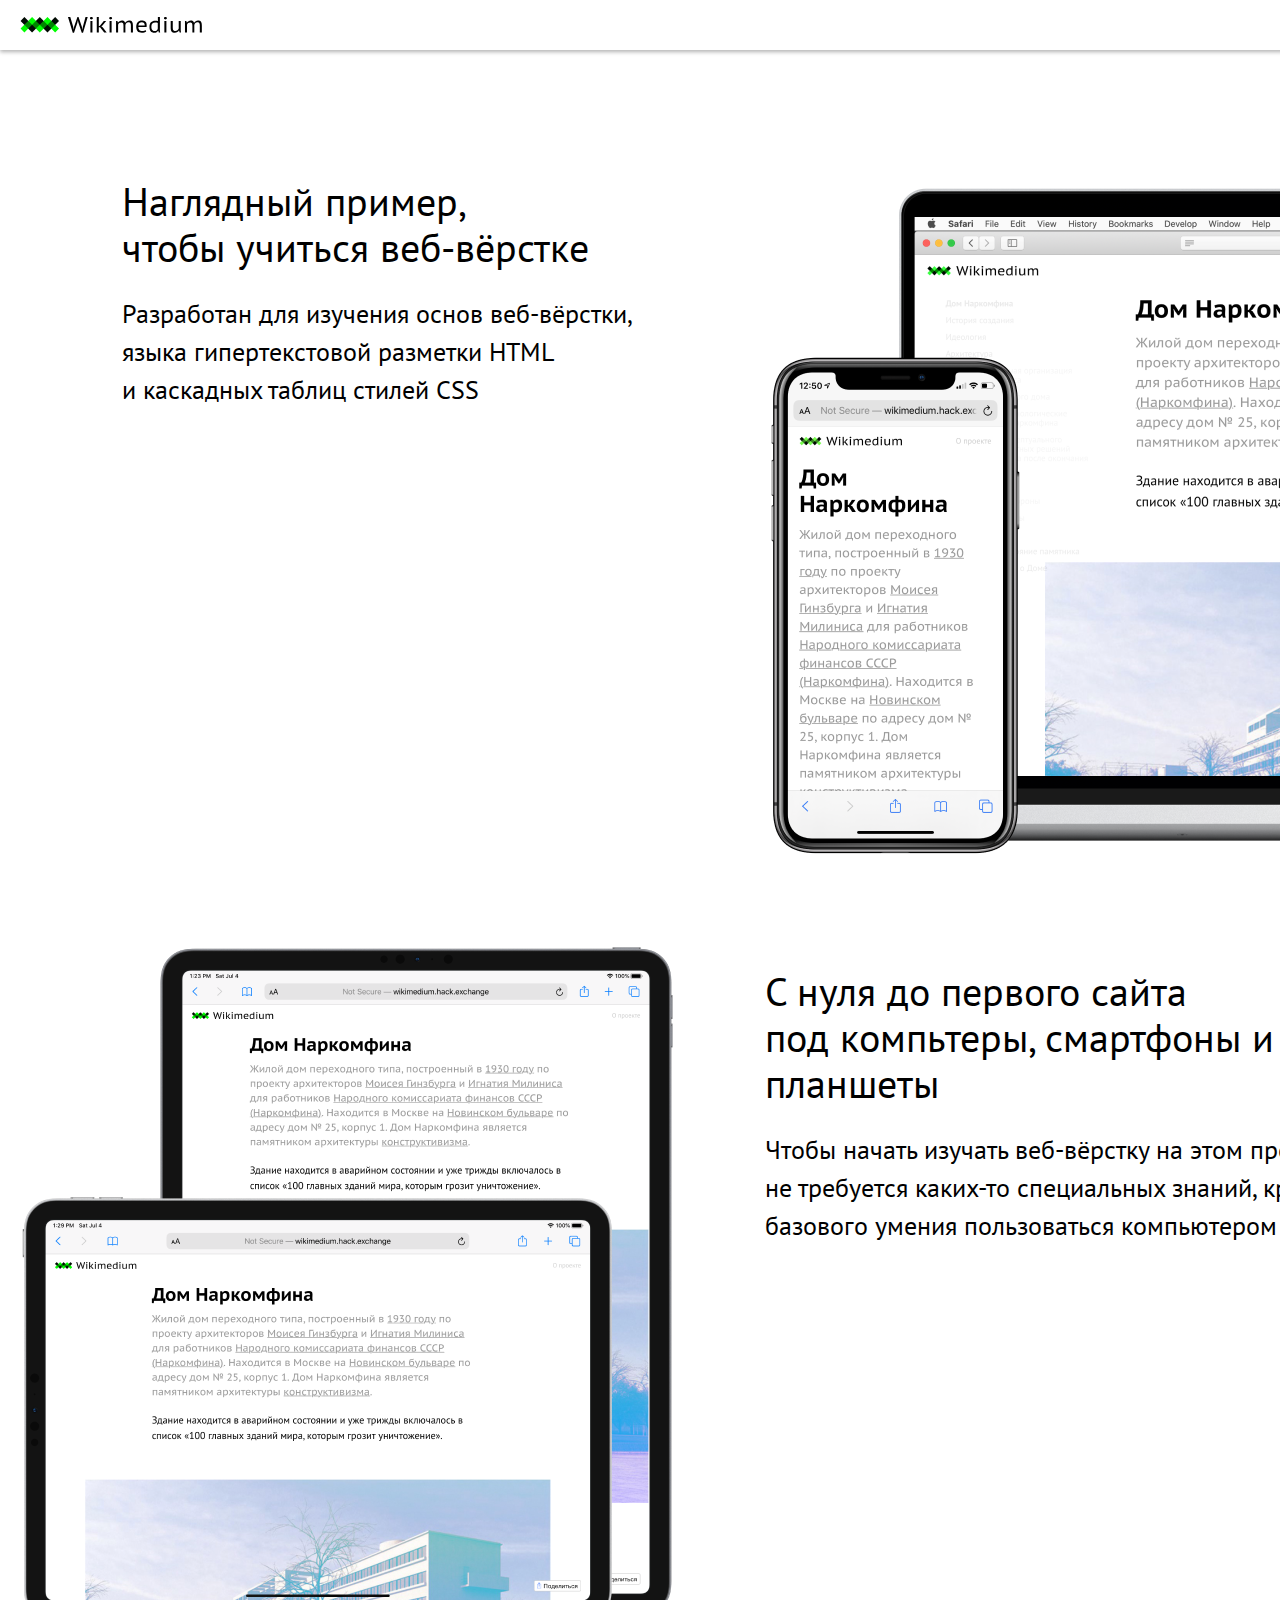
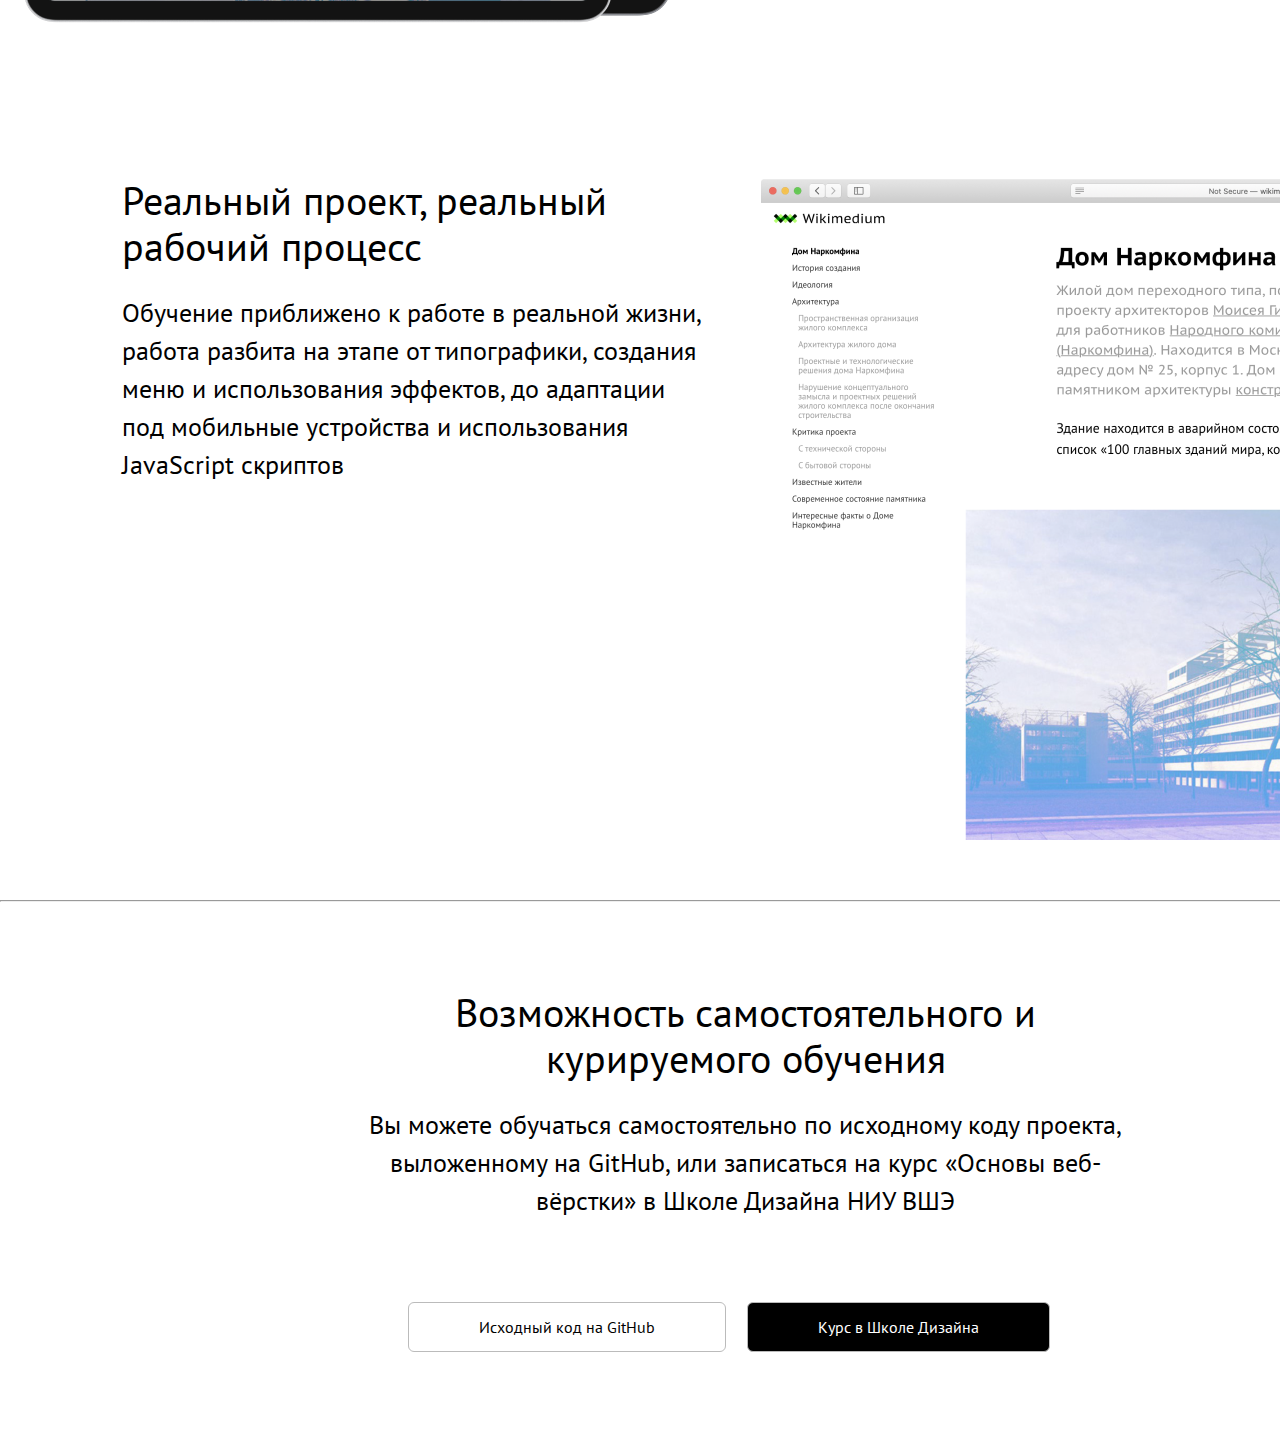
<file: about.html>
<!DOCTYPE html>
<html lang="en">

<head>
	<meta charset="UTF-8">
	<meta http-equiv="X-UA-Compatible" content="IE=edge">
	<meta name="viewport" content="width=device-width, initial-scale=1.0">
	<link rel="stylesheet" href="stylesheets/style.css">
	<!-- <style media="screen">
		html {
			background: grey;
			display: block;
			height: 100%;
		}

		body {
			width: 1440px;
			height: 3252px;
			display: block;
			margin: 0 auto;
			position: relative;
			background: white;
		}

		body::before {
			content: "";
			position: absolute;
			top: 0%;
			left: 0%;
			width: 100%;
			height: 100%;
			background: url(images/1440.jpg);
			opacity: .2;
		}
	</style> -->
	<title>О проекте</title>
</head>

<body>
	<!-- шапка -->
	<div class="menubar">
		<a href="index.html"><img src="images/logo.svg" alt=""></a>
		<a href="about.html">О проекте</a>
	</div>
	<!-- section1 -->

	<section>
		<div>
			<h2>Наглядный пример, <br> чтобы учиться веб-вёрстке</h2>
			<p>Разработан для изучения основ веб-вёрстки, <br> языка гипертекстовой разметки HTML <br> и каскадных таблиц
				стилей CSS</p>
		</div>
		<div>
			<img src="images/about1.jpg" alt="">
		</div>
	</section>

	<!-- section2 -->

	<section>
		<div>
			<img src="images/about2.jpg" alt="">
		</div>
		<div>
			<h2>С нуля до первого сайта <br> под компьтеры, смартфоны и планшеты</h2>
			<p>Чтобы начать изучать веб-вёрстку на этом проекте, <br> не требуется каких-то специальных знаний, кроме <br>
				базового умения пользоваться компьютером</p>
		</div>
	</section>

	<!-- section3 -->

	<section>
		<div>
			<h2>Реальный проект, реальный <br> рабочий процесс</h2>
			<p>Обучение приближено к работе в реальной жизни, <br> работа разбита на этапе от типографики, создания <br> меню и использования эффектов, до адаптации <br> под мобильные устройства и использования <br> JavaScript скриптов</p>
		</div>
		<div>
			<img src="images/about3.jpg" alt="">
		</div>
	</section>

	<!-- нижний блок -->
	<hr>
	<section class="bottom_block">
		<h2>Возможность самостоятельного и курируемого обучения</h2>
		<p>Вы можете обучаться самостоятельно по исходному коду проекта, выложенному на GitHub, или записаться на курс
			«Основы веб-вёрстки» в Школе Дизайна НИУ ВШЭ</p>
		<a href="https://github.com/chsts0?tab=repositories" target="_blank">Исходный код на GitHub</a>
		<a class="btn_black" href="https://design.hse.ru/ba/programming" target="_blank">Курс в Школе Дизайна</a>
	</section>

</body>

</html>
</file>
<file: stylesheets/style.css>
@import 'reset.css';
@import url('https://fonts.googleapis.com/css?family=PT+Sans+Caption:400,700|PT+Sans:400,400i,700,700i&amp;subset=cyrillic');
@import 'layout.css';
@import 'sidebar.css';
@import 'content.css';
@import 'menubar.css';
@import 'about.css';
</file>
